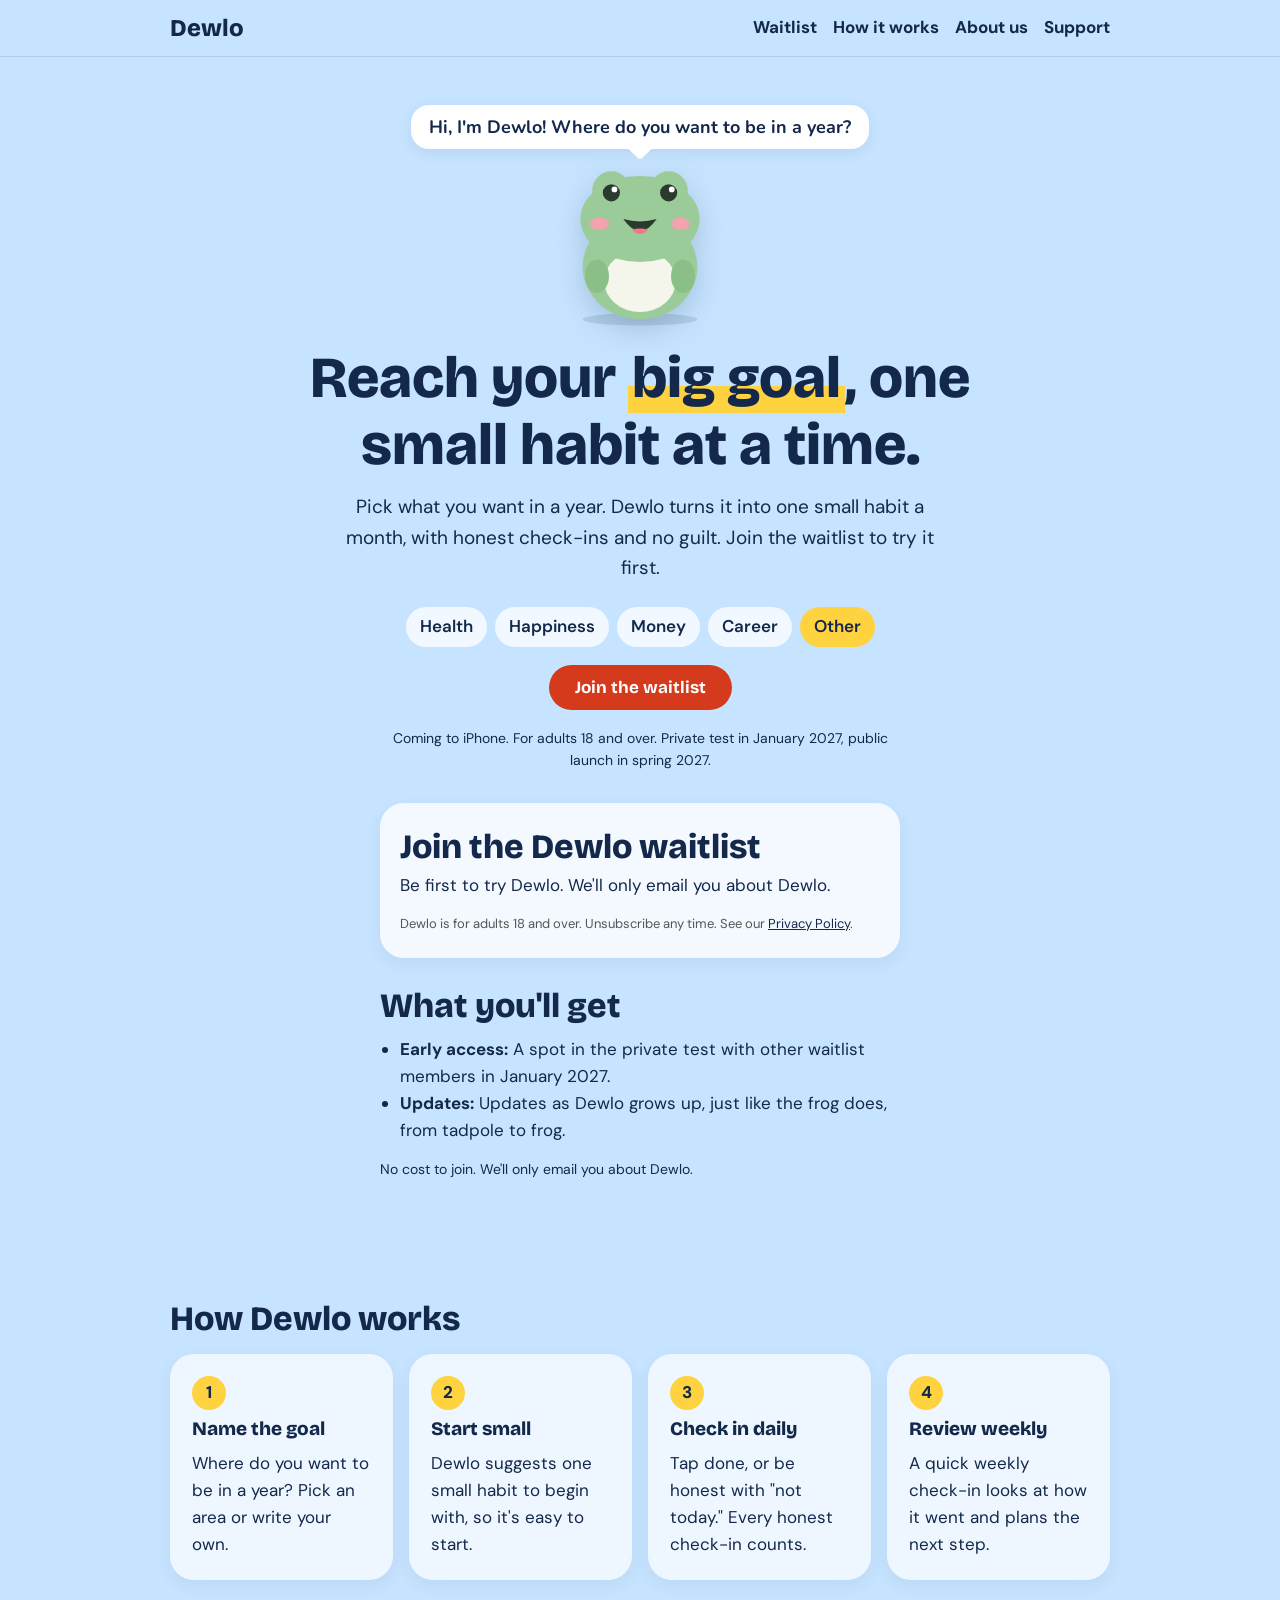
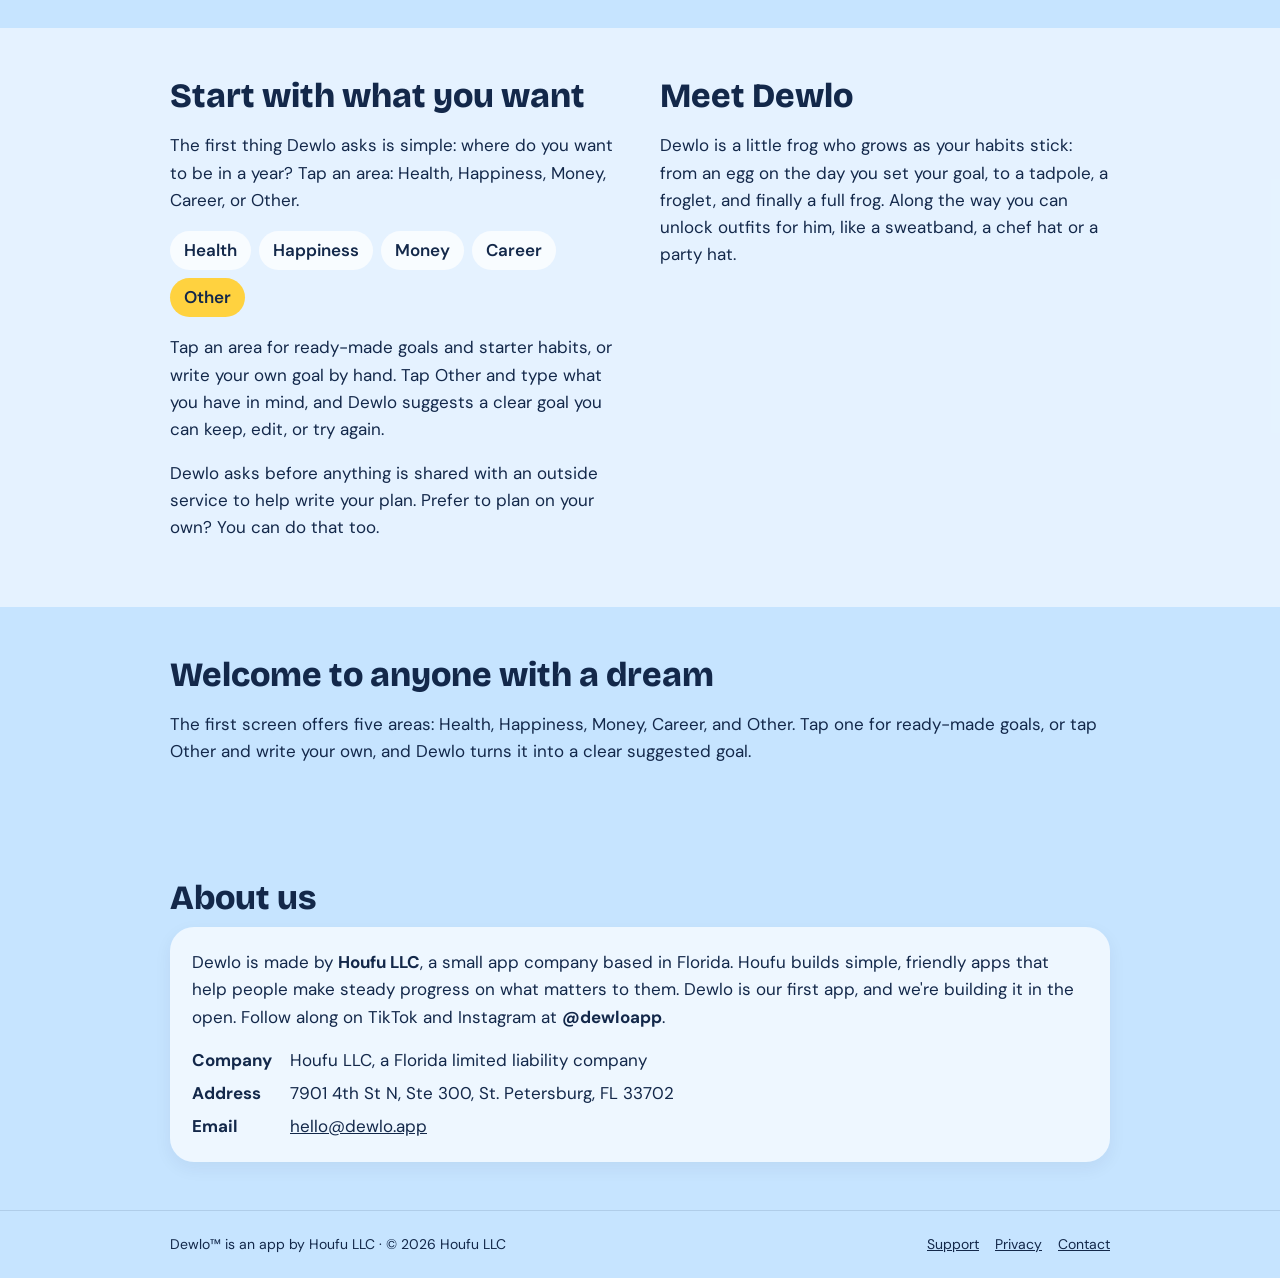
<file: index.html>
<!doctype html>
<html lang="en">
<head>
<meta charset="utf-8">
<meta name="viewport" content="width=device-width,initial-scale=1">
<title>Dewlo · Your goal and habit coach, by Houfu LLC</title>
<meta name="description" content="Dewlo is a friendly goal and habit coach for iPhone, made by Houfu LLC. Write one big goal for the year and reach it one small habit at a time. Coming 2027.">
<link rel="preconnect" href="https://fonts.googleapis.com">
<link rel="preconnect" href="https://fonts.gstatic.com" crossorigin>
<link href="https://fonts.googleapis.com/css2?family=Bricolage+Grotesque:opsz,wght@12..96,700;12..96,800&family=DM+Sans:wght@400;500;700&family=Nunito:wght@700&display=swap" rel="stylesheet">
<link rel="stylesheet" href="style.css">
<link rel="icon" href="/favicon.ico" sizes="any">
<link rel="icon" href="/favicon.svg" type="image/svg+xml">
<link rel="apple-touch-icon" href="/apple-touch-icon.png">
<link rel="manifest" href="/site.webmanifest">
<meta name="theme-color" content="#FFD23F">
</head>
<body>
<header class="top"><div class="wrap">
  <a class="brand" href="/">Dewlo</a>
  <nav><a href="#waitlist">Waitlist</a><a href="#how">How it works</a><a href="#about">About us</a><a href="support.html">Support</a></nav>
</div></header>

<main>
<section class="hero"><div class="wrap">
  <div class="bubble">Hi, I'm Dewlo! Where do you want to be in a year?</div>
  <svg class="dewlo" viewBox="-4 10 88 72" role="img" aria-label="Dewlo the frog">
<ellipse cx="40" cy="78" rx="24" ry="2.6" fill="#13284A" fill-opacity="0.12"/>
<g display="none">
<ellipse cx="40" cy="50" rx="22" ry="26" fill="#FFFFFF" fill-opacity="0.75" stroke="#13284A" stroke-width="1.5"/>
<circle cx="40" cy="54" r="11" fill="#9BCB98"/>
<circle cx="36" cy="52" r="2" fill="#2B3A2E"/><circle cx="44" cy="52" r="2" fill="#2B3A2E"/>
<ellipse cx="33" cy="57" rx="2.2" ry="1.4" fill="#F2A3AE"/><ellipse cx="47" cy="57" rx="2.2" ry="1.4" fill="#F2A3AE"/>
<path d="M37.5 57 Q40 59 42.5 57" stroke="#2B3A2E" stroke-width="1.4" fill="none" stroke-linecap="round"/>
<ellipse cx="31" cy="36" rx="4" ry="6" fill="#FFFFFF" fill-opacity="0.9"/>
<path display="none" d="M19 46 L25 42 L29 48 L34 41 L39 48 L44 41 L49 48 L54 42 L61 46" fill="none" stroke="#13284A" stroke-width="1.5" stroke-linejoin="round" stroke-linecap="round"/>
</g>
<g display="none">
<path class="tail" d="M52 58 Q68 50 74 62 Q66 58 54 66Z" fill="#8BBF88"/>
<g display="none" fill="#8BBF88">
<ellipse cx="31" cy="72" rx="6" ry="3" transform="rotate(-14 31 72)"/>
<ellipse cx="47" cy="72" rx="6" ry="3" transform="rotate(14 47 72)"/>
</g>
<ellipse cx="38" cy="58" rx="18" ry="16" fill="#9BCB98"/>
<ellipse cx="38" cy="64" rx="10" ry="7" fill="#F4F6EC"/>
<circle cx="32" cy="53" r="2.8" fill="#2B3A2E"/><circle cx="44" cy="53" r="2.8" fill="#2B3A2E"/>
<circle cx="33" cy="52" r="1" fill="#FFFFFF"/><circle cx="45" cy="52" r="1" fill="#FFFFFF"/>
<ellipse cx="27" cy="59" rx="3" ry="2" fill="#F2A3AE"/><ellipse cx="49" cy="59" rx="3" ry="2" fill="#F2A3AE"/>
<path d="M35 59 Q38 62 41 59" stroke="#2B3A2E" stroke-width="1.5" fill="none" stroke-linecap="round"/>
</g>
<g display="inline" transform="translate(0 0)">
<path display="none" d="M58 66 Q72 70 70 58" stroke="#9BCB98" stroke-width="6" fill="none" stroke-linecap="round"/>
<ellipse cx="40" cy="56" rx="24" ry="22" fill="#9BCB98"/>
<ellipse cx="40" cy="62" rx="15" ry="13" fill="#F4F6EC"/>
<path display="none" d="M18 47 Q40 56 62 47 L63 53 Q40 63 17 53Z" fill="#FF5A3C"/><path display="none" d="M47 55 L51 68 L45 69 L43 56Z" fill="#E04A2E"/>
<ellipse cx="40" cy="36" rx="25" ry="18" fill="#9BCB98"/>
<circle cx="28" cy="24" r="8" fill="#9BCB98"/><circle cx="52" cy="24" r="8" fill="#9BCB98"/>
<g display="inline">
<circle cx="28" cy="25" r="3.6" fill="#2B3A2E"/><circle cx="52" cy="25" r="3.6" fill="#2B3A2E"/>
<circle cx="29.3" cy="23.6" r="1.2" fill="#FFFFFF"/><circle cx="53.3" cy="23.6" r="1.2" fill="#FFFFFF"/>
</g>
<g display="none" fill="none" stroke="#2B3A2E" stroke-width="2.4" stroke-linecap="round">
<path d="M24 26 Q28 21 32 26"/><path d="M48 26 Q52 21 56 26"/>
</g>
<g display="none"><circle cx="29.5" cy="23" r="3.6" fill="#2B3A2E"/><circle cx="53.5" cy="23" r="3.6" fill="#2B3A2E"/><circle cx="30.8" cy="21.6" r="1.2" fill="#FFFFFF"/><circle cx="54.8" cy="21.6" r="1.2" fill="#FFFFFF"/></g>
<g display="none" fill="none" stroke="#2B3A2E" stroke-width="2.4" stroke-linecap="round"><path d="M24 24 Q28 28 32 24"/><path d="M48 24 Q52 28 56 24"/></g>
<g display="none" fill="none" stroke="#2B3A2E" stroke-width="2.4" stroke-linecap="round"><path d="M24 26 Q28 28 32 26"/><path d="M48 26 Q52 28 56 26"/></g>
<ellipse cx="23" cy="38" rx="4" ry="2.6" fill="#F2A3AE"/><ellipse cx="57" cy="38" rx="4" ry="2.6" fill="#F2A3AE"/>
<path display="none" d="M33 37 Q40 43 47 37" stroke="#2B3A2E" stroke-width="2" fill="none" stroke-linecap="round"/>
<g display="inline"><path d="M33 36 Q40 46 47 36 Q40 38 33 36Z" fill="#2B3A2E"/><path d="M36.5 40.5 Q40 44 43.5 40.5 Q40 39.5 36.5 40.5Z" fill="#F07A8A"/></g>
<g display="none"><path d="M31 35 Q40 48 49 35 Q40 38 31 35Z" fill="#2B3A2E"/><path d="M35.5 41 Q40 45.5 44.5 41 Q40 39.5 35.5 41Z" fill="#F07A8A"/></g>
<ellipse display="none" cx="42" cy="39" rx="2.6" ry="2.2" fill="#2B3A2E"/>
<path display="none" d="M36 38 Q40 41 44 38" stroke="#2B3A2E" stroke-width="2" fill="none" stroke-linecap="round"/>
<ellipse display="none" cx="40" cy="39" rx="2" ry="1.6" fill="#2B3A2E"/>
<g display="none" fill="#8BBF88"><ellipse cx="22" cy="60" rx="5" ry="7"/><ellipse cx="50" cy="46" rx="4.5" ry="6.5" transform="rotate(-30 50 46)"/></g>
<path display="none" d="M40 60 c-2-3-6-1.5-4.6 2 c1 2 4.6 4 4.6 4 s3.6-2 4.6-4 c1.4-3.5-2.6-5-4.6-2z" fill="#F2A3AE"/>
<g display="none" fill="none" stroke="#13284A" stroke-width="1.6" stroke-linecap="round" stroke-linejoin="round"><path d="M62 10 h5 l-5 6 h5"/><path d="M70 2 h4 l-4 4.5 h4"/></g>
<g display="inline" fill="#8BBF88"><ellipse cx="22" cy="60" rx="5" ry="7"/><ellipse cx="58" cy="60" rx="5" ry="7"/></g>
<g display="none" fill="#8BBF88"><ellipse cx="14" cy="44" rx="5" ry="9" transform="rotate(-35 14 44)"/><ellipse cx="66" cy="44" rx="5" ry="9" transform="rotate(35 66 44)"/></g>
<g display="none"><path d="M8 18 l1.5 4 4 1.5 -4 1.5 -1.5 4 -1.5 -4 -4 -1.5 4 -1.5z" fill="#FFD23F"/><path d="M72 14 l1.2 3 3 1.2 -3 1.2 -1.2 3 -1.2 -3 -3 -1.2 3 -1.2z" fill="#FF5A3C"/></g>
<g display="none"><rect x="15" y="15" width="50" height="7" rx="3.5" fill="#FF5A3C"/><rect x="15" y="17.5" width="50" height="2" fill="#FFFFFF"/></g>
<g display="none"><circle cx="20" cy="17" r="4.5" fill="#F2A3AE"/><circle cx="20" cy="17" r="1.6" fill="#FFD23F"/><circle cx="30" cy="14" r="4.5" fill="#FFD23F"/><circle cx="30" cy="14" r="1.6" fill="#FF5A3C"/><circle cx="40" cy="17" r="4.5" fill="#F2A3AE"/><circle cx="40" cy="17" r="1.6" fill="#FFD23F"/><circle cx="50" cy="14" r="4.5" fill="#FFD23F"/><circle cx="50" cy="14" r="1.6" fill="#FF5A3C"/><circle cx="60" cy="17" r="4.5" fill="#F2A3AE"/><circle cx="60" cy="17" r="1.6" fill="#FFD23F"/></g>
<g display="none" stroke="#13284A" stroke-width="1.2"><circle cx="31" cy="8" r="7" fill="#FFFFFF"/><circle cx="49" cy="8" r="7" fill="#FFFFFF"/><circle cx="40" cy="4" r="8" fill="#FFFFFF"/><rect x="28" y="9" width="24" height="9" rx="2" fill="#FFFFFF"/></g>
<g display="none" fill="none" stroke="#13284A" stroke-width="2"><circle cx="28" cy="25" r="6.5"/><circle cx="52" cy="25" r="6.5"/><path d="M34.5 25 Q40 22 45.5 25"/></g>
<g display="none"><path d="M33 18 L40 0 L47 18Z" fill="#FFD23F" stroke="#13284A" stroke-width="1.2" stroke-linejoin="round"/><path d="M36 11 L44 11 M34.5 15 L45.5 15" stroke="#FF5A3C" stroke-width="2"/><circle cx="40" cy="0" r="2.6" fill="#FF5A3C"/></g>
<g display="none" stroke="#13284A" stroke-width="1" stroke-linejoin="round"><path d="M59 69 q-3 -1 -2.5 -3.5 q.5 -2 2.5 -.5" fill="none" stroke-linecap="round"/><rect x="62" y="72" width="3.4" height="5" rx="1.2" fill="#F2A3AE"/><rect x="71" y="72" width="3.4" height="5" rx="1.2" fill="#F2A3AE"/><ellipse cx="68" cy="67" rx="10" ry="8" fill="#F2A3AE"/><path d="M64 60.5 L65.5 55.5 L69 59.5Z" fill="#F07A8A"/><path d="M70.5 59.8 L73 55.8 L75 60.8Z" fill="#F07A8A"/><ellipse cx="78.5" cy="67.5" rx="3" ry="3.6" fill="#F07A8A"/><rect x="64.5" y="59.4" width="6" height="1.6" rx="0.8" fill="#13284A" stroke="none"/><circle cx="67.5" cy="54" r="3.4" fill="#FFD23F"/><circle cx="73.5" cy="64.5" r="1.1" fill="#13284A" stroke="none"/><circle cx="77.7" cy="67" r="0.7" fill="#13284A" stroke="none"/><circle cx="79.4" cy="67" r="0.7" fill="#13284A" stroke="none"/></g>
</g>
</svg>
  <h1>Reach your <span>big goal</span>, one small habit at a time.</h1>
  <p class="lede">Pick what you want in a year. Dewlo turns it into one small habit a month, with honest check-ins and no guilt. Join the waitlist to try it first.</p>
  <ul class="chips hero-chips"><li>Health</li><li>Happiness</li><li>Money</li><li>Career</li><li class="own">Other</li></ul>
  <p><a class="btn" href="#waitlist">Join the waitlist</a></p>
  <p class="soon-line">Coming to iPhone. For adults 18 and over. Private test in January 2027, public launch in spring 2027.</p>
  <div class="waitlist" id="waitlist">
    <h2>Join the Dewlo waitlist</h2>
    <p>Be first to try Dewlo. We'll only email you about Dewlo.</p>
    <script async data-uid="3180c1a6f9" src="https://dewlo.kit.com/3180c1a6f9/index.js"></script>
    <p class="fine">Dewlo is for adults 18 and over. Unsubscribe any time. See our <a href="privacy.html">Privacy Policy</a>.</p>
  </div>
  <div class="get">
    <h2>What you'll get</h2>
    <ul>
      <li><strong>Early access:</strong> A spot in the private test with other waitlist members in January 2027.</li>
      <li><strong>Updates:</strong> Updates as Dewlo grows up, just like the frog does, from tadpole to frog.</li>
    </ul>
    <p class="fine">No cost to join. We'll only email you about Dewlo.</p>
  </div>
</div></section>

<section id="how" class="band"><div class="wrap">
  <h2>How Dewlo works</h2>
  <div class="grid4">
    <div class="card"><div class="k">1</div><h3>Name the goal</h3><p>Where do you want to be in a year? Pick an area or write your own.</p></div>
    <div class="card"><div class="k">2</div><h3>Start small</h3><p>Dewlo suggests one small habit to begin with, so it's easy to start.</p></div>
    <div class="card"><div class="k">3</div><h3>Check in daily</h3><p>Tap done, or be honest with "not today." Every honest check-in counts.</p></div>
    <div class="card"><div class="k">4</div><h3>Review weekly</h3><p>A quick weekly check-in looks at how it went and plans the next step.</p></div>
  </div>
</div></section>

<section class="band white"><div class="wrap two">
  <div>
    <h2>Start with what you want</h2>
    <p>The first thing Dewlo asks is simple: where do you want to be in a year? Tap an area: Health, Happiness, Money, Career, or Other.</p>
    <ul class="chips">
      <li>Health</li><li>Happiness</li><li>Money</li><li>Career</li><li class="own">Other</li>
    </ul>
    <p>Tap an area for ready-made goals and starter habits, or write your own goal by hand. Tap Other and type what you have in mind, and Dewlo suggests a clear goal you can keep, edit, or try again.</p>
    <p>Dewlo asks before anything is shared with an outside service to help write your plan. Prefer to plan on your own? You can do that too.</p>
  </div>
  <div>
    <h2>Meet Dewlo</h2>
    <p>Dewlo is a little frog who grows as your habits stick: from an egg on the day you set your goal, to a tadpole, a froglet, and finally a full frog. Along the way you can unlock outfits for him, like a sweatband, a chef hat or a party hat.</p>
  </div>
</div></section>

<section class="band"><div class="wrap">
  <h2>Welcome to anyone with a dream</h2>
  <p>The first screen offers five areas: Health, Happiness, Money, Career, and Other. Tap one for ready-made goals, or tap Other and write your own, and Dewlo turns it into a clear suggested goal.</p>
</div></section>

<section id="about" class="band"><div class="wrap">
  <h2>About us</h2>
  <div class="card about">
    <p>Dewlo is made by <strong>Houfu LLC</strong>, a small app company based in Florida. Houfu builds simple, friendly apps that help people make steady progress on what matters to them. Dewlo is our first app, and we're building it in the open. Follow along on TikTok and Instagram at <strong>@dewloapp</strong>.</p>
    <dl>
      <dt>Company</dt><dd>Houfu LLC, a Florida limited liability company</dd>
      <dt>Address</dt><dd>7901 4th St N, Ste 300, St. Petersburg, FL 33702</dd>
      <dt>Email</dt><dd><a href="mailto:hello@dewlo.app">hello@dewlo.app</a></dd>
    </dl>
  </div>
</div></section>
</main>

<footer><div class="wrap">
  <span>Dewlo™ is an app by Houfu LLC · © 2026 Houfu LLC</span>
  <nav><a href="support.html">Support</a><a href="privacy.html">Privacy</a><a href="mailto:hello@dewlo.app">Contact</a></nav>
</div></footer>
</body>
</html>
</file>
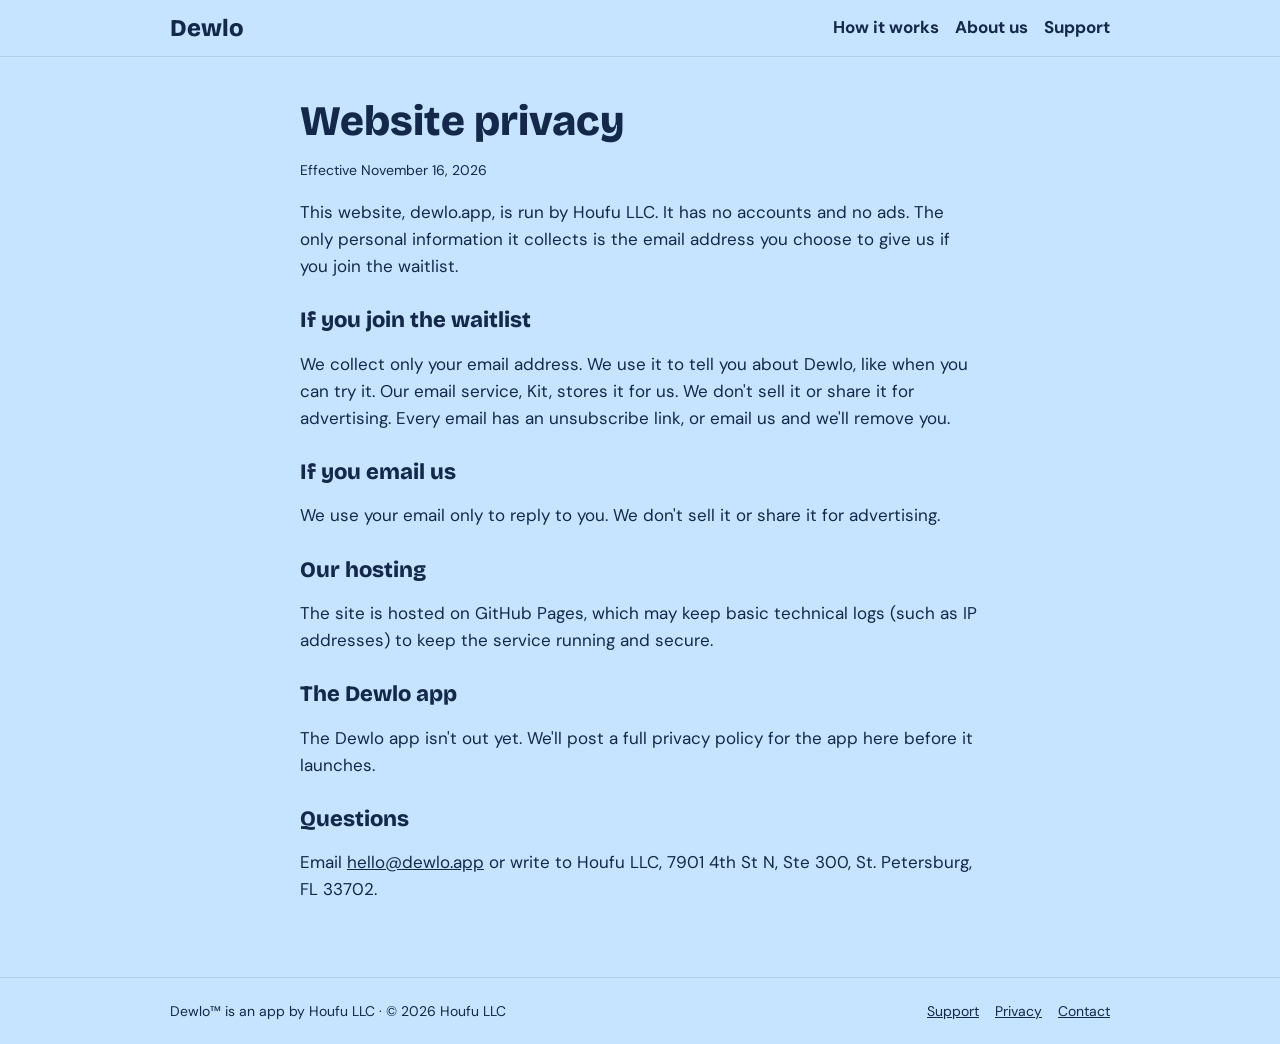
<file: privacy.html>
<!doctype html>
<html lang="en">
<head>
<meta charset="utf-8">
<meta name="viewport" content="width=device-width,initial-scale=1">
<title>Privacy · Dewlo</title>
<link rel="preconnect" href="https://fonts.googleapis.com">
<link rel="preconnect" href="https://fonts.gstatic.com" crossorigin>
<link href="https://fonts.googleapis.com/css2?family=Bricolage+Grotesque:opsz,wght@12..96,700;12..96,800&family=DM+Sans:wght@400;500;700&display=swap" rel="stylesheet">
<link rel="stylesheet" href="style.css">
<link rel="icon" href="/favicon.ico" sizes="any">
<link rel="icon" href="/favicon.svg" type="image/svg+xml">
<link rel="apple-touch-icon" href="/apple-touch-icon.png">
<link rel="manifest" href="/site.webmanifest">
<meta name="theme-color" content="#FFD23F">
</head>
<body>
<header class="top"><div class="wrap">
  <a class="brand" href="/">Dewlo</a>
  <nav><a href="/#how">How it works</a><a href="/#about">About us</a><a href="support.html">Support</a></nav>
</div></header>
<main class="doc">
  <h1>Website privacy</h1>
  <p class="meta">Effective November 16, 2026</p>
  <p>This website, dewlo.app, is run by Houfu LLC. It has no accounts and no ads. The only personal information it collects is the email address you choose to give us if you join the waitlist.</p>
  <h2>If you join the waitlist</h2>
  <p>We collect only your email address. We use it to tell you about Dewlo, like when you can try it. Our email service, Kit, stores it for us. We don't sell it or share it for advertising. Every email has an unsubscribe link, or email us and we'll remove you.</p>
  <h2>If you email us</h2>
  <p>We use your email only to reply to you. We don't sell it or share it for advertising.</p>
  <h2>Our hosting</h2>
  <p>The site is hosted on GitHub Pages, which may keep basic technical logs (such as IP addresses) to keep the service running and secure.</p>
  <h2>The Dewlo app</h2>
  <p>The Dewlo app isn't out yet. We'll post a full privacy policy for the app here before it launches.</p>
  <h2>Questions</h2>
  <p>Email <a href="mailto:hello@dewlo.app">hello@dewlo.app</a> or write to Houfu LLC, 7901 4th St N, Ste 300, St. Petersburg, FL 33702.</p>
</main>
<footer><div class="wrap">
  <span>Dewlo™ is an app by Houfu LLC · © 2026 Houfu LLC</span>
  <nav><a href="support.html">Support</a><a href="privacy.html">Privacy</a><a href="mailto:hello@dewlo.app">Contact</a></nav>
</div></footer>
</body>
</html>
</file>
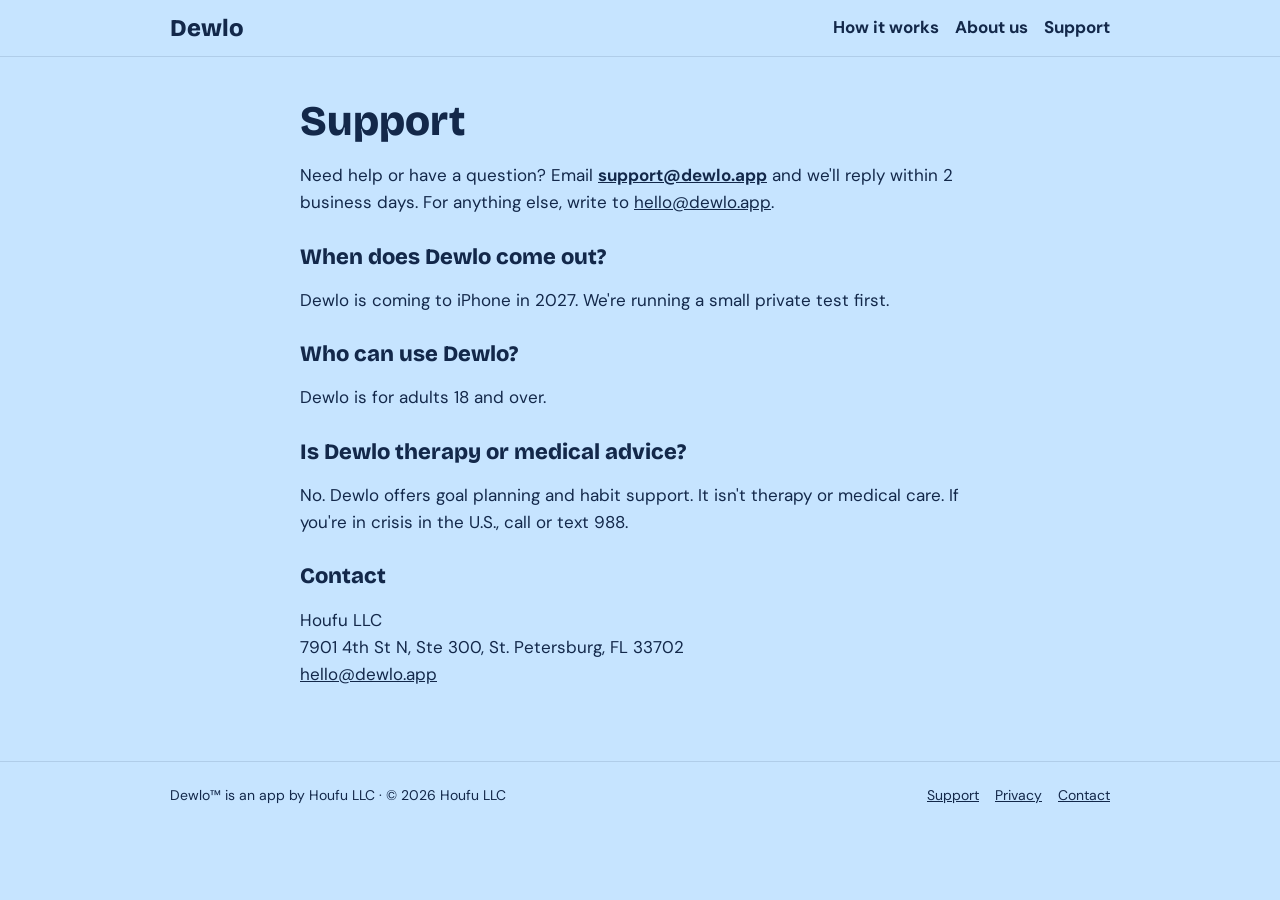
<file: support.html>
<!doctype html>
<html lang="en">
<head>
<meta charset="utf-8">
<meta name="viewport" content="width=device-width,initial-scale=1">
<title>Support · Dewlo</title>
<link rel="preconnect" href="https://fonts.googleapis.com">
<link rel="preconnect" href="https://fonts.gstatic.com" crossorigin>
<link href="https://fonts.googleapis.com/css2?family=Bricolage+Grotesque:opsz,wght@12..96,700;12..96,800&family=DM+Sans:wght@400;500;700&display=swap" rel="stylesheet">
<link rel="stylesheet" href="style.css">
<link rel="icon" href="/favicon.ico" sizes="any">
<link rel="icon" href="/favicon.svg" type="image/svg+xml">
<link rel="apple-touch-icon" href="/apple-touch-icon.png">
<link rel="manifest" href="/site.webmanifest">
<meta name="theme-color" content="#FFD23F">
</head>
<body>
<header class="top"><div class="wrap">
  <a class="brand" href="/">Dewlo</a>
  <nav><a href="/#how">How it works</a><a href="/#about">About us</a><a href="support.html">Support</a></nav>
</div></header>
<main class="doc">
  <h1>Support</h1>
  <p>Need help or have a question? Email <a href="mailto:support@dewlo.app"><strong>support@dewlo.app</strong></a> and we'll reply within 2 business days. For anything else, write to <a href="mailto:hello@dewlo.app">hello@dewlo.app</a>.</p>

  <h2>When does Dewlo come out?</h2>
  <p>Dewlo is coming to iPhone in 2027. We're running a small private test first.</p>

  <h2>Who can use Dewlo?</h2>
  <p>Dewlo is for adults 18 and over.</p>

  <h2>Is Dewlo therapy or medical advice?</h2>
  <p>No. Dewlo offers goal planning and habit support. It isn't therapy or medical care. If you're in crisis in the U.S., call or text 988.</p>

  <h2>Contact</h2>
  <p>Houfu LLC<br>7901 4th St N, Ste 300, St. Petersburg, FL 33702<br><a href="mailto:hello@dewlo.app">hello@dewlo.app</a></p>
</main>
<footer><div class="wrap">
  <span>Dewlo™ is an app by Houfu LLC · © 2026 Houfu LLC</span>
  <nav><a href="support.html">Support</a><a href="privacy.html">Privacy</a><a href="mailto:hello@dewlo.app">Contact</a></nav>
</div></footer>
</body>
</html>
</file>
<file: style.css>
:root{--bg:#C6E4FF;--navy:#13284A;--coral:#FF5A3C;--sun:#FFD23F;--white:#fff}
*{box-sizing:border-box}
html,body{margin:0}
body{background:var(--bg);color:var(--navy);font:17px/1.6 "DM Sans",system-ui,sans-serif}
a{color:var(--navy)}
.wrap{max-width:980px;margin:0 auto;padding:0 20px}
h1,h2,h3{font-family:"Bricolage Grotesque",system-ui,sans-serif;font-weight:800;line-height:1.15;margin:0 0 10px}
h2{font-size:clamp(26px,4vw,34px)}
h3{font-size:19px}
header.top{border-bottom:1px solid rgba(19,40,74,.12)}
header.top .wrap{display:flex;justify-content:space-between;align-items:center;gap:12px;flex-wrap:wrap;padding-block:14px}
.brand{font:800 24px "Bricolage Grotesque",sans-serif;text-decoration:none}
header nav,footer nav{display:flex;gap:16px;flex-wrap:wrap}
header nav a{font-weight:700;text-decoration:none}
.hero{text-align:center;padding:48px 0 56px}
.dewlo{width:210px;height:auto;display:block;margin:-8px auto 16px;filter:drop-shadow(0 10px 14px rgba(19,40,74,.18))}
.bubble{display:inline-block;background:#fff;border-radius:18px;padding:10px 18px;font:700 18px "Nunito",system-ui,sans-serif;margin-bottom:16px;position:relative;box-shadow:0 4px 14px rgba(19,40,74,.08)}
.bubble:after{content:"";position:absolute;left:50%;bottom:-8px;width:16px;height:16px;background:#fff;border-radius:0 0 4px 0;transform:translateX(-50%) rotate(45deg)}
.hero h1{font-size:clamp(34px,7vw,58px);max-width:760px;margin:0 auto 14px}
.hero h1 span,h1 span{background:linear-gradient(transparent 62%,var(--sun) 62%);padding:0 4px}
.lede{font-size:19px;max-width:600px;margin:0 auto 24px}
.soon{display:inline-block;background:var(--coral);color:#fff;font:700 15px "Bricolage Grotesque",sans-serif;padding:10px 20px;border-radius:999px}
.band{padding:48px 0}
.band.white{background:rgba(255,255,255,.55)}
.grid4{display:grid;grid-template-columns:repeat(4,1fr);gap:16px;margin-top:16px}
.card{background:rgba(255,255,255,.7);border-radius:24px;padding:22px;box-shadow:0 6px 18px rgba(19,40,74,.06)}
.card p{margin:0}
.k{display:inline-grid;place-items:center;width:34px;height:34px;border-radius:50%;background:var(--sun);font-weight:800;margin-bottom:8px}
.two{display:grid;grid-template-columns:1fr 1fr;gap:40px}
.chips{list-style:none;padding:0;display:flex;flex-wrap:wrap;gap:8px}
.chips li{border-radius:999px;padding:6px 14px;font-weight:600;background:rgba(255,255,255,.75)}
.chips li.own{background:var(--sun)}
.about p{margin-bottom:16px}
dl{display:grid;grid-template-columns:max-content 1fr;gap:6px 18px;margin:0}
dt{font-weight:700}
dd{margin:0}
.doc{max-width:720px;padding:40px 20px 56px;margin:0 auto}
.doc h1{font-size:clamp(30px,5vw,42px)}
.doc h2{font-size:22px;margin-top:28px}
.meta{font-size:14px}
footer{border-top:1px solid rgba(19,40,74,.12);font-size:14px}
footer .wrap{display:flex;justify-content:space-between;gap:12px;flex-wrap:wrap;padding-block:22px}
@media (max-width:820px){.grid4{grid-template-columns:1fr 1fr}.two{grid-template-columns:1fr;gap:24px}}
@media (max-width:480px){.grid4{grid-template-columns:1fr}dl{grid-template-columns:1fr}dt{margin-top:6px}}

.waitlist{max-width:520px;margin:32px auto 0;background:rgba(255,255,255,.8);border-radius:24px;padding:24px 20px;box-shadow:0 6px 18px rgba(19,40,74,.06)}
.waitlist h2{margin:0 0 6px}.waitlist p{margin:0 0 14px}.waitlist .fine{font-size:13px;color:#555;margin:12px 0 0}
.waitlist .formkit-form{margin:0 auto!important;max-width:100%!important}

.btn{display:inline-block;background:#D63A1C;color:#fff;font:700 17px "Bricolage Grotesque",sans-serif;padding:12px 26px;border-radius:999px;text-decoration:none}
.hero-chips{justify-content:center;margin:0 0 18px}
.soon-line{font-size:14px;max-width:520px;margin:0 auto}
.hero .waitlist{text-align:left}
.get{max-width:520px;margin:28px auto 0;text-align:left}
.get ul{padding-left:20px;margin:0 0 10px}
.get .fine{font-size:14px}
</file>
